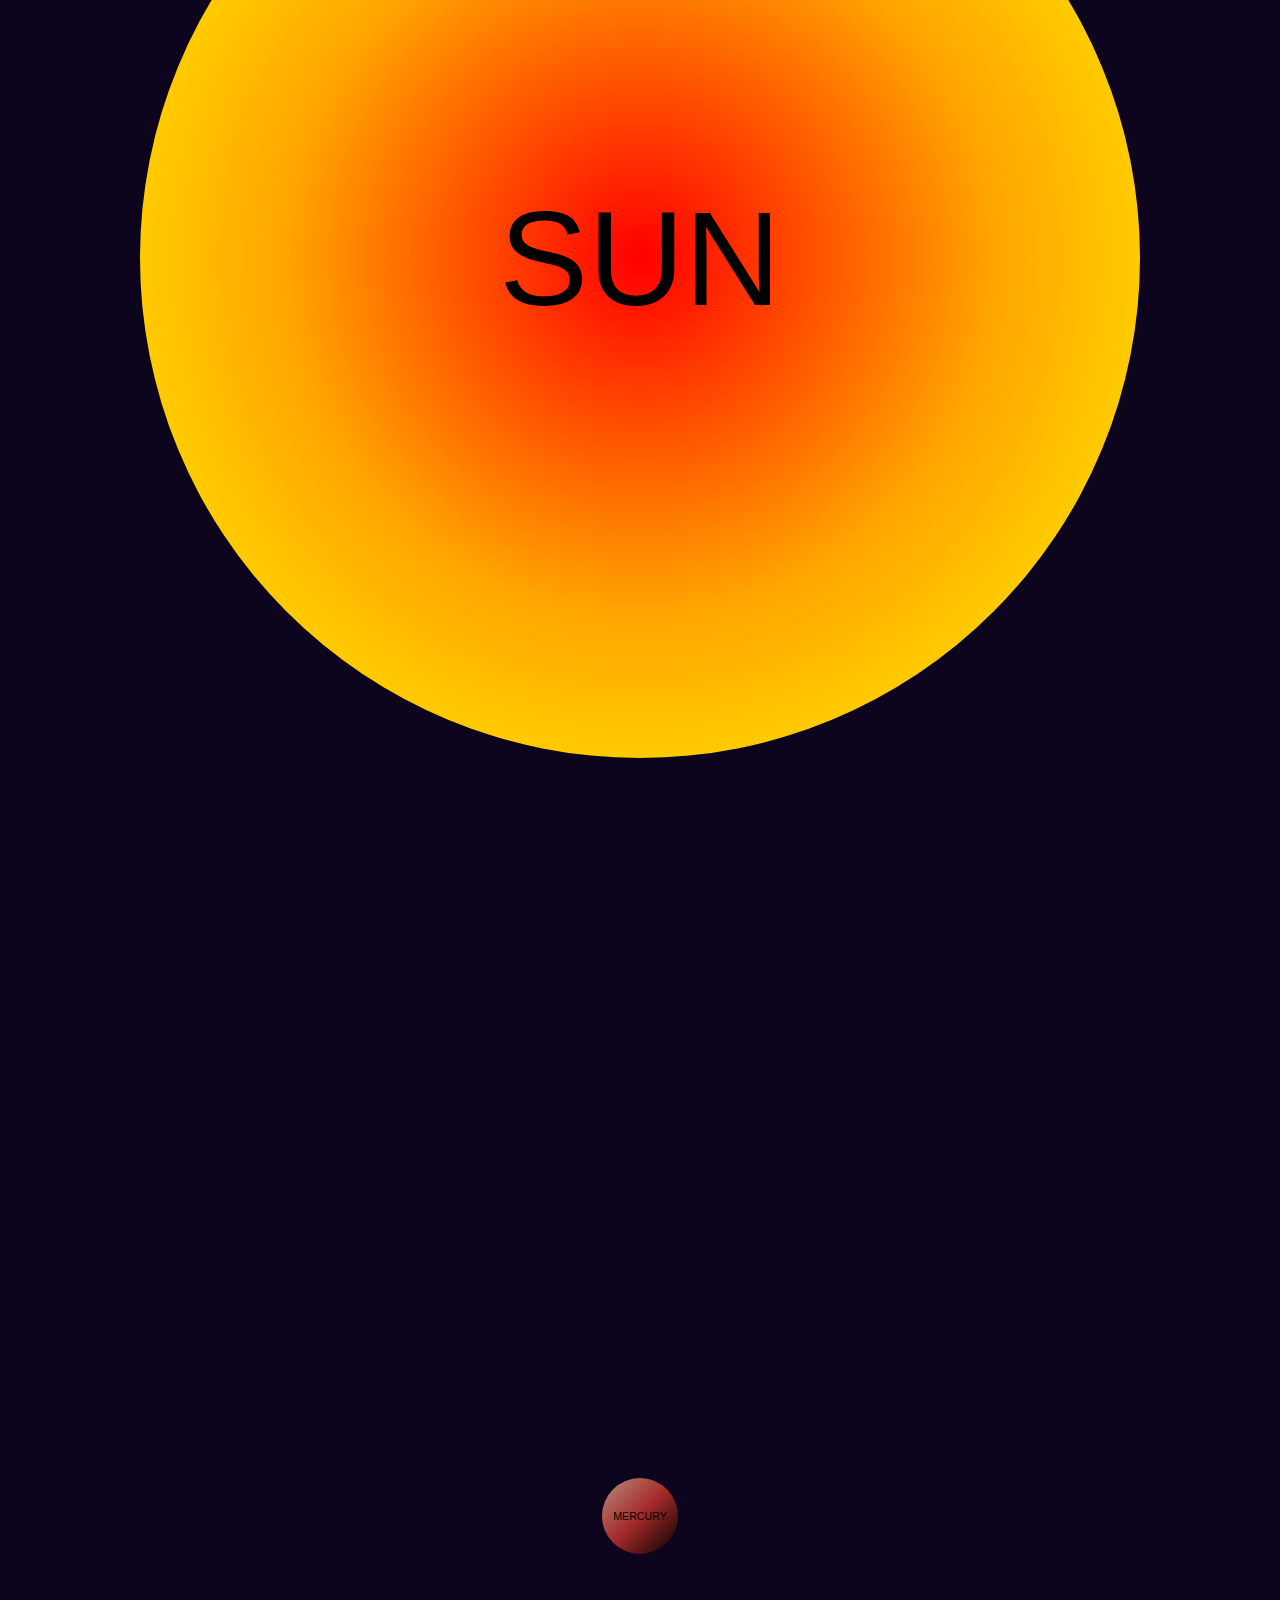
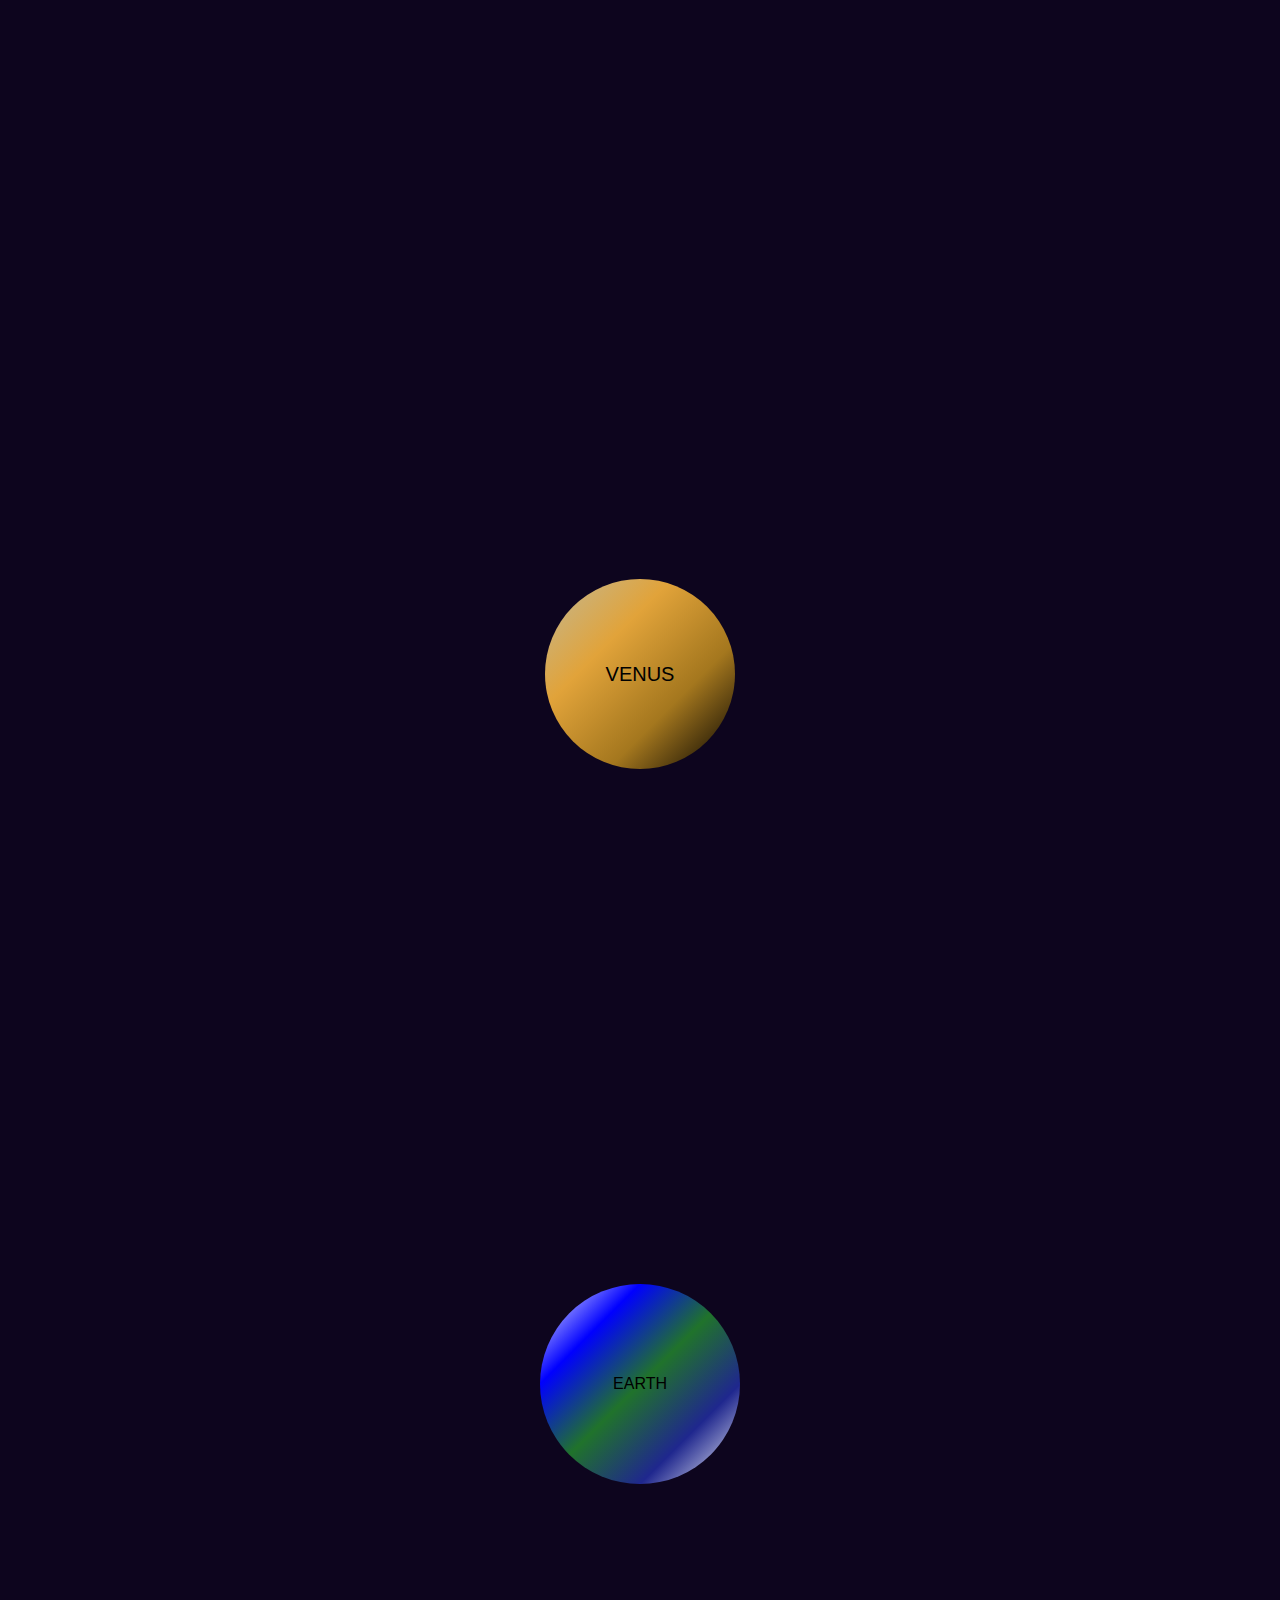
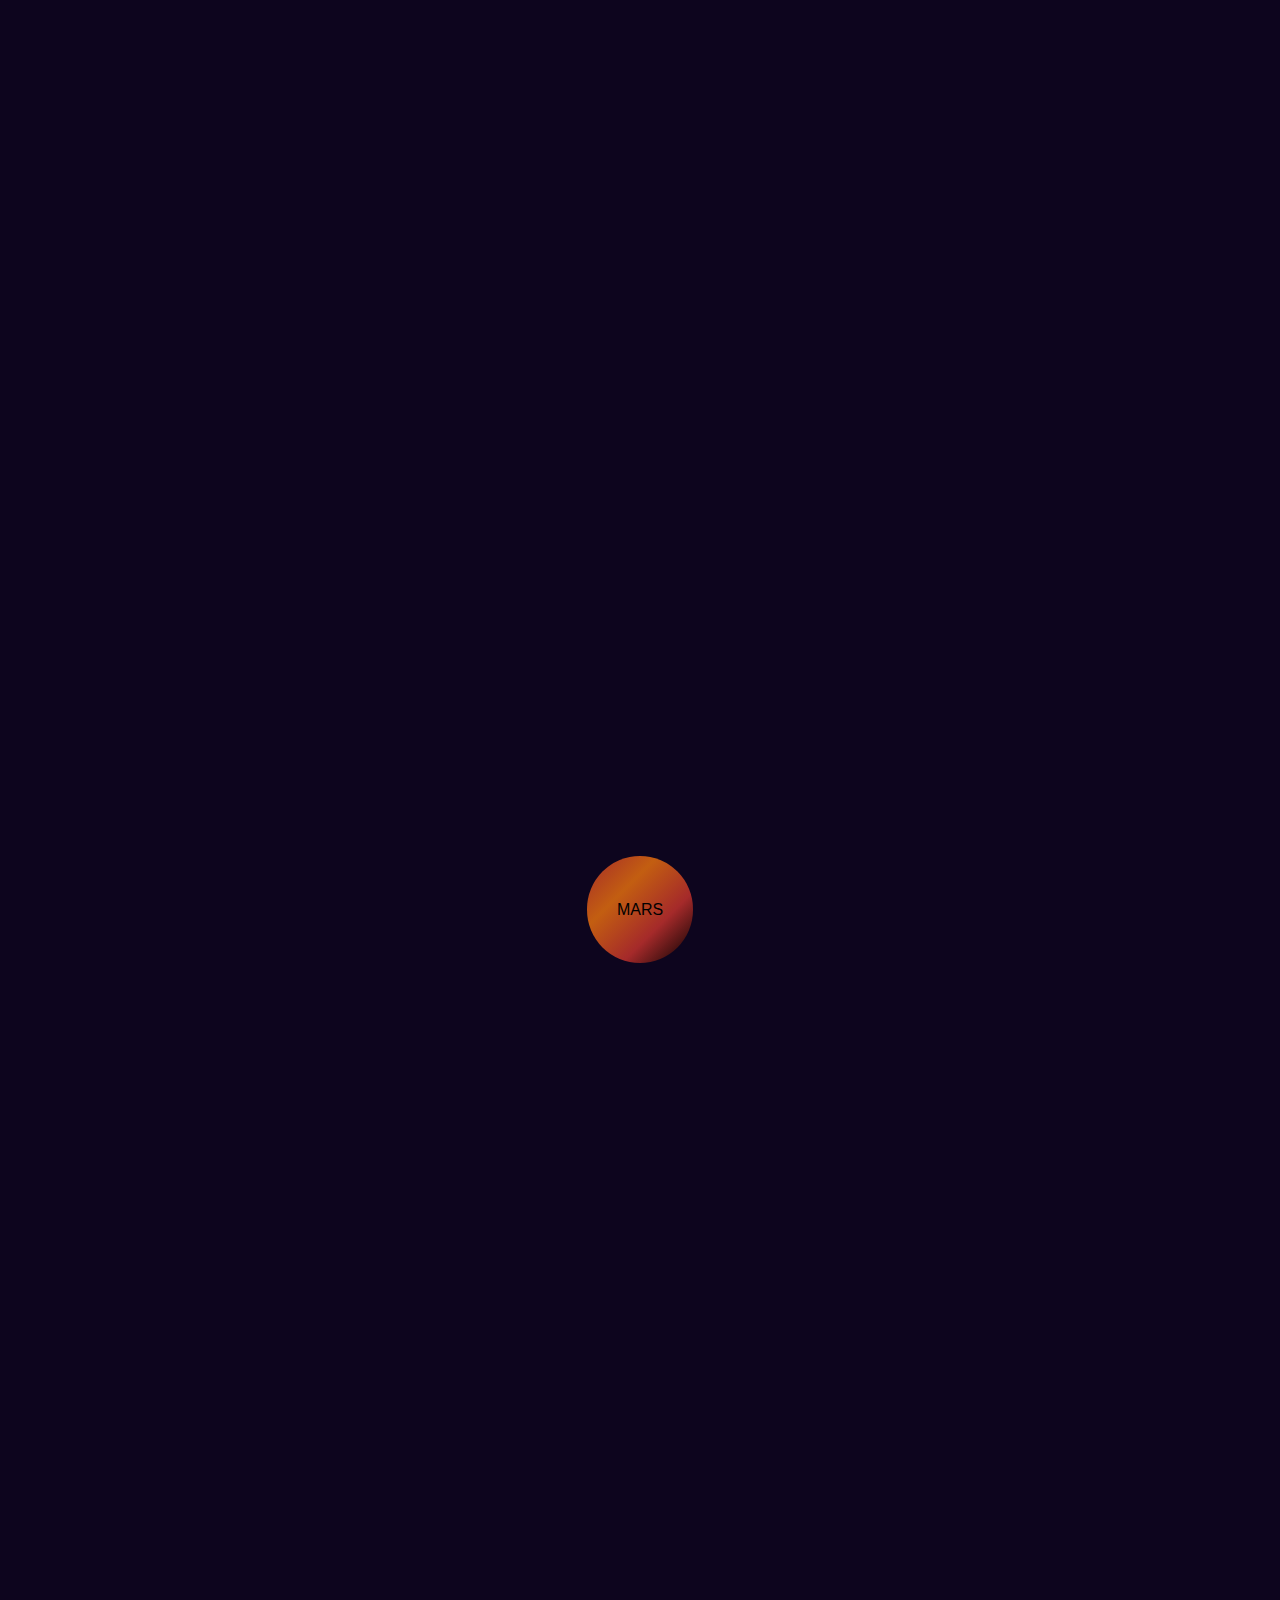
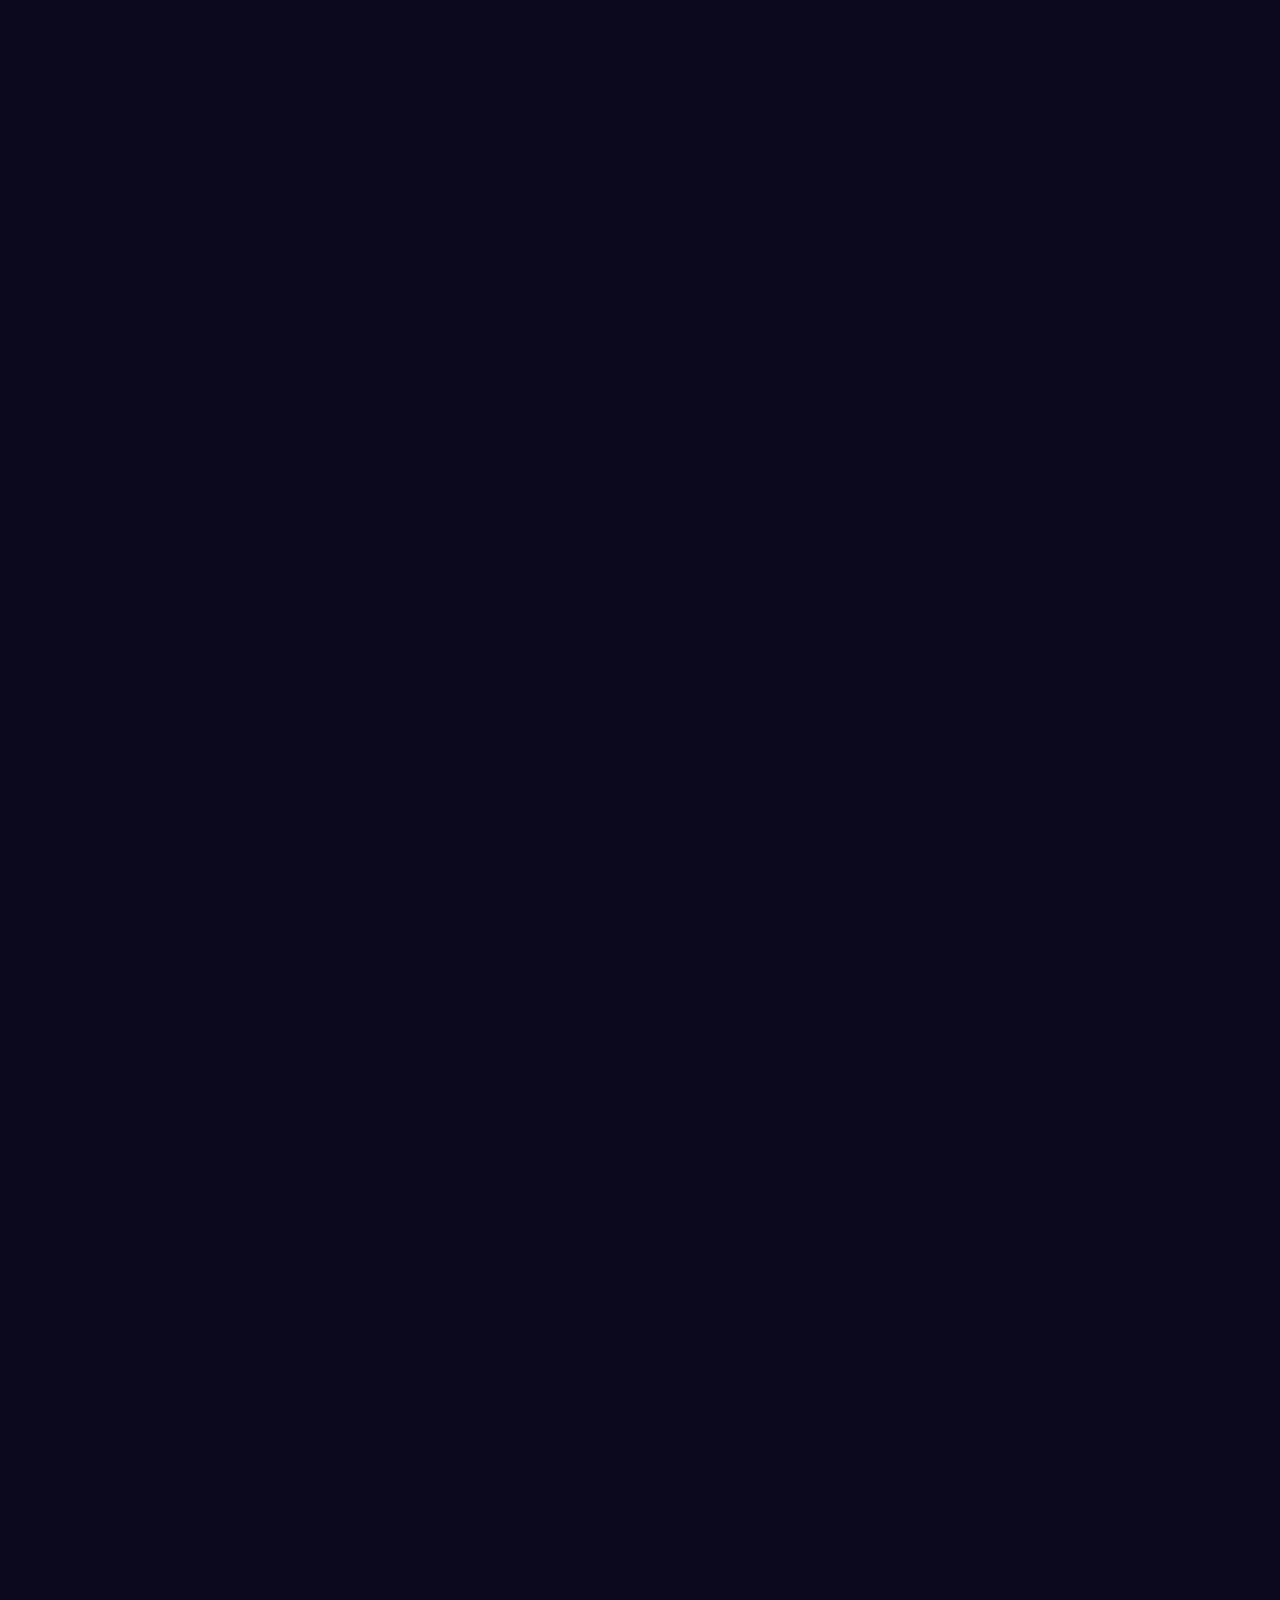
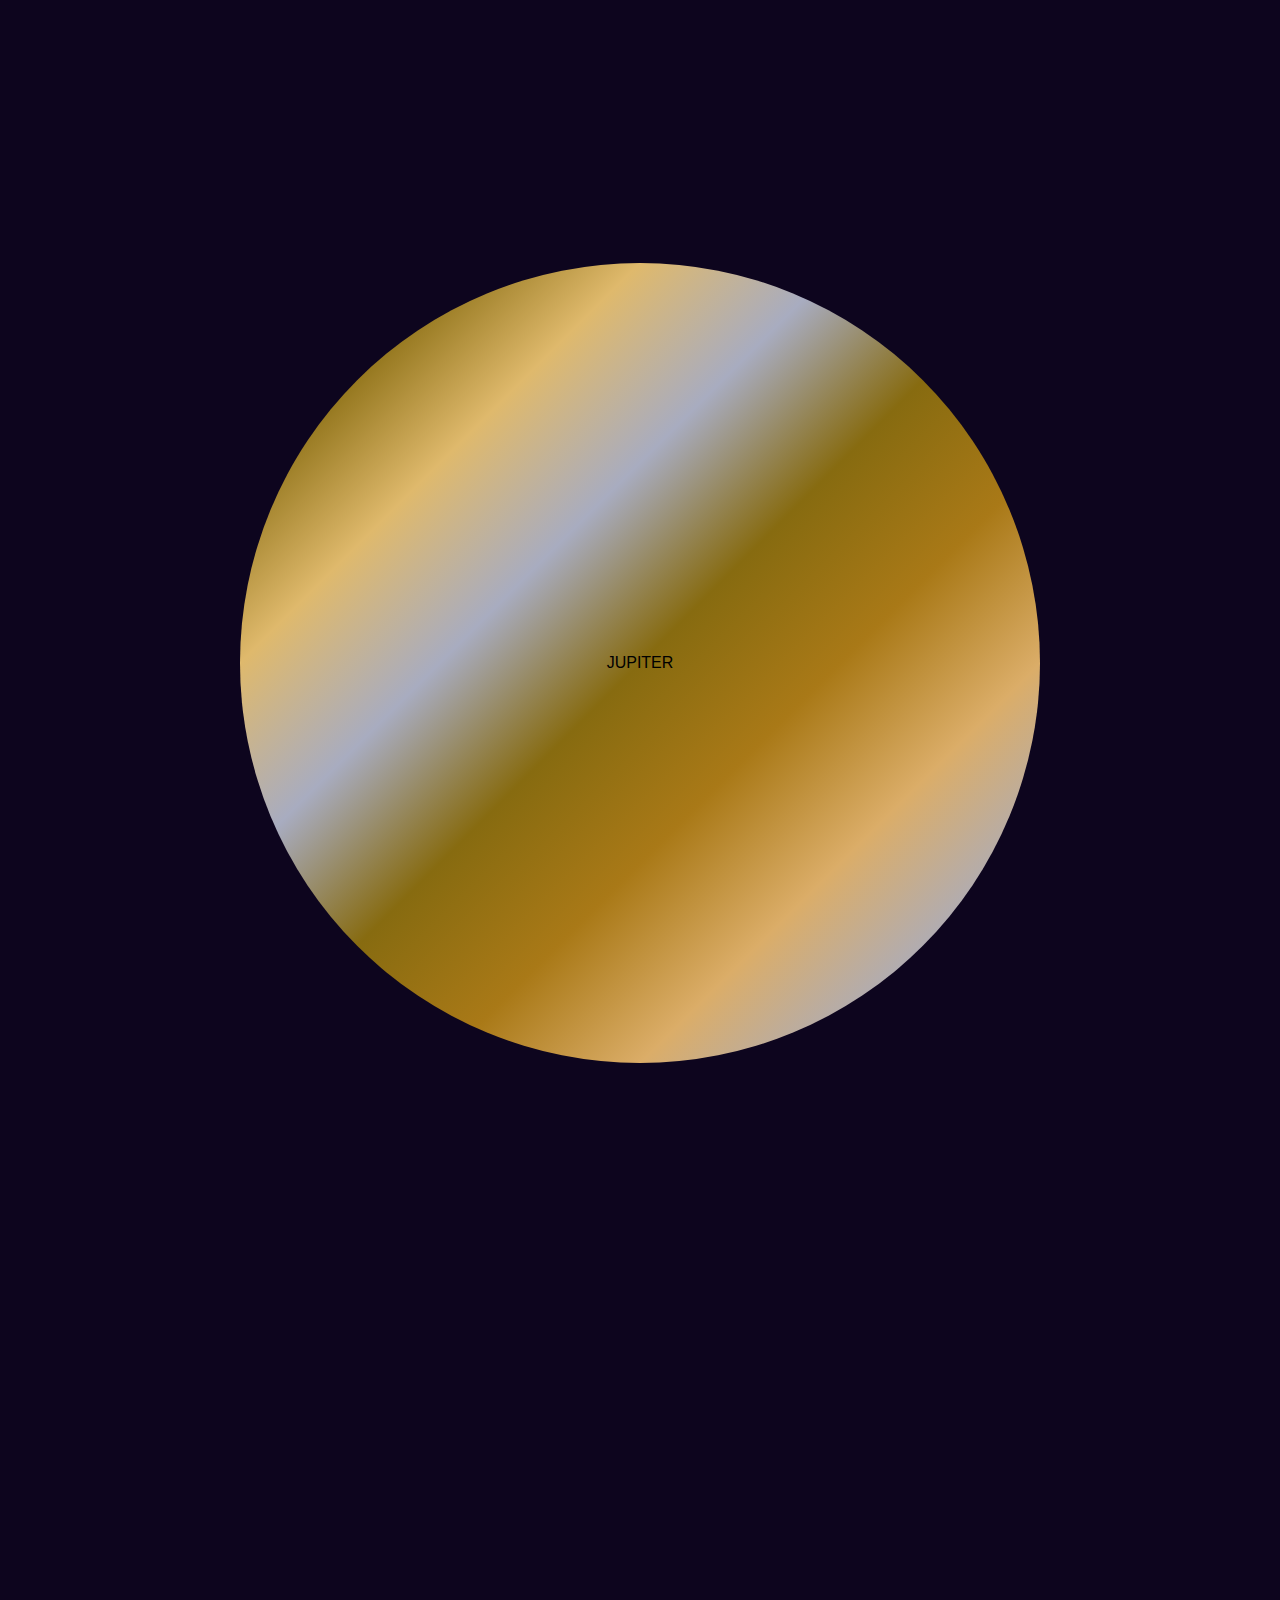
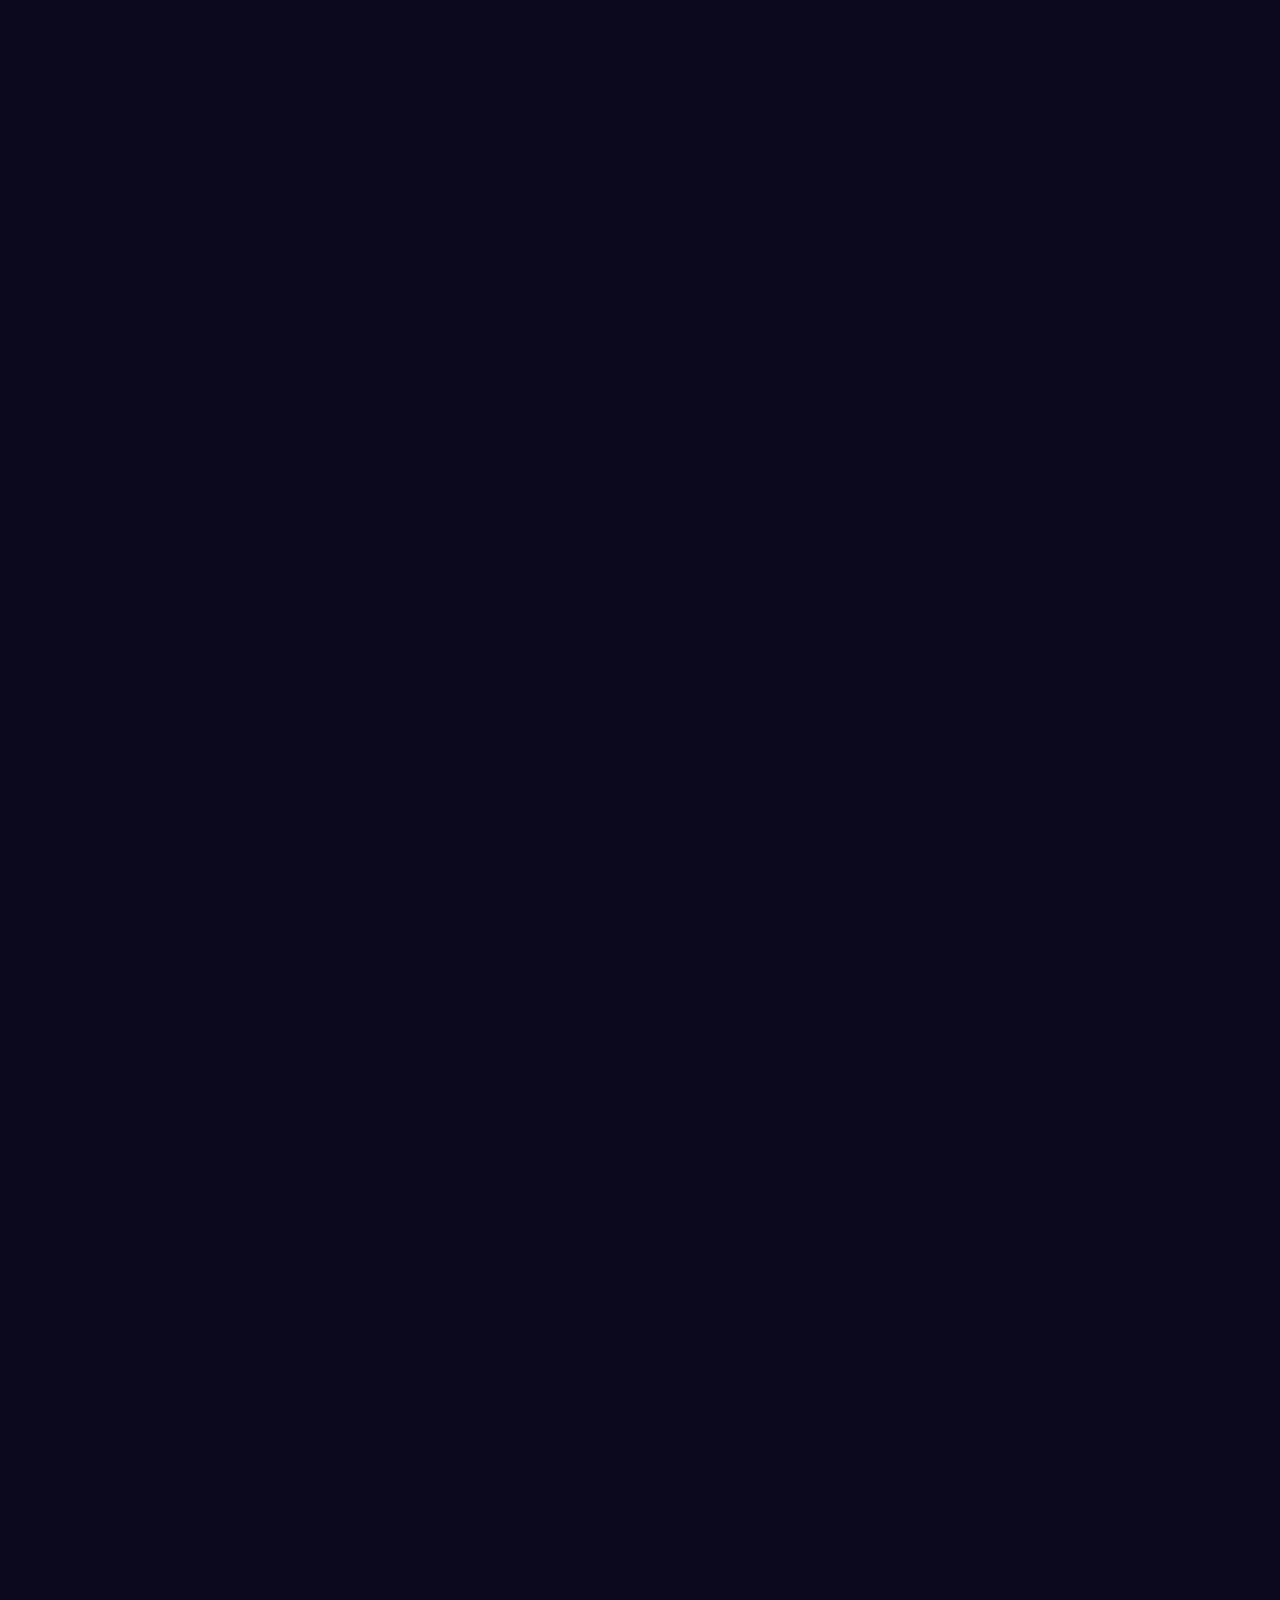
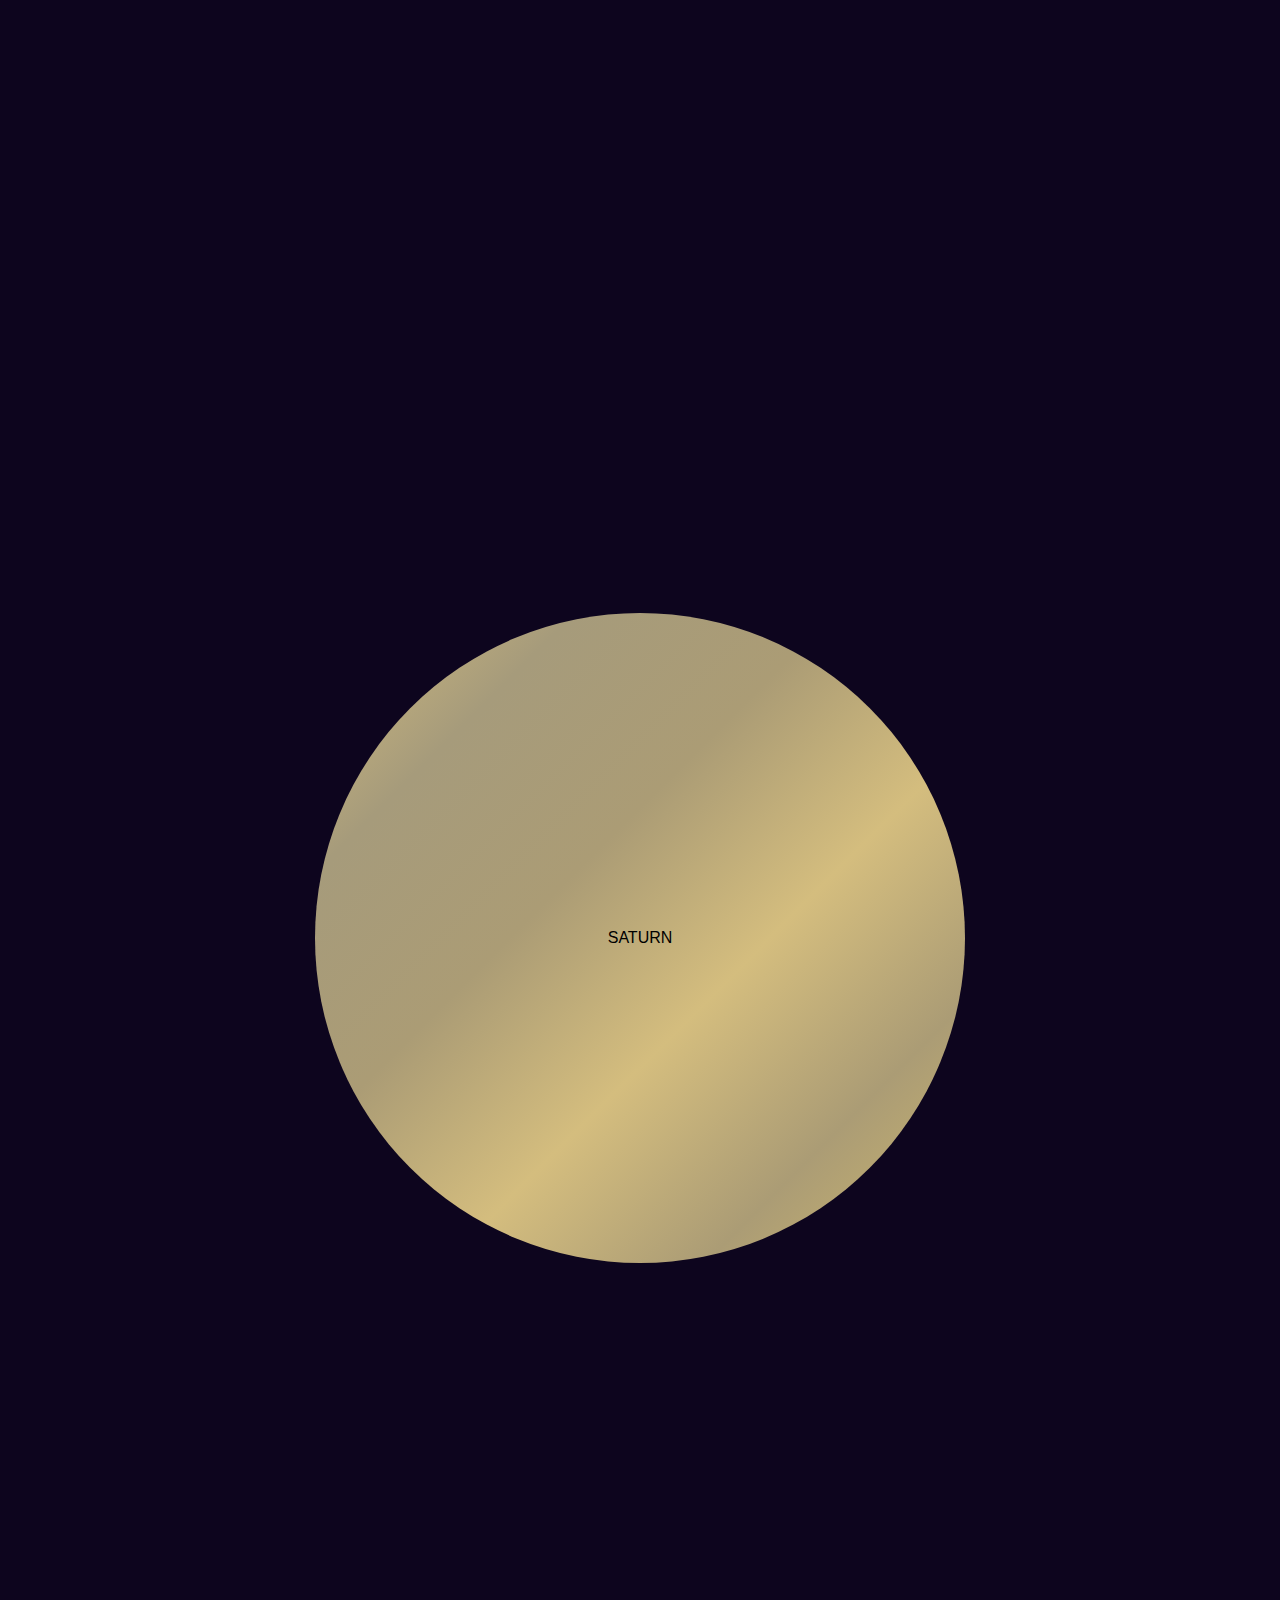
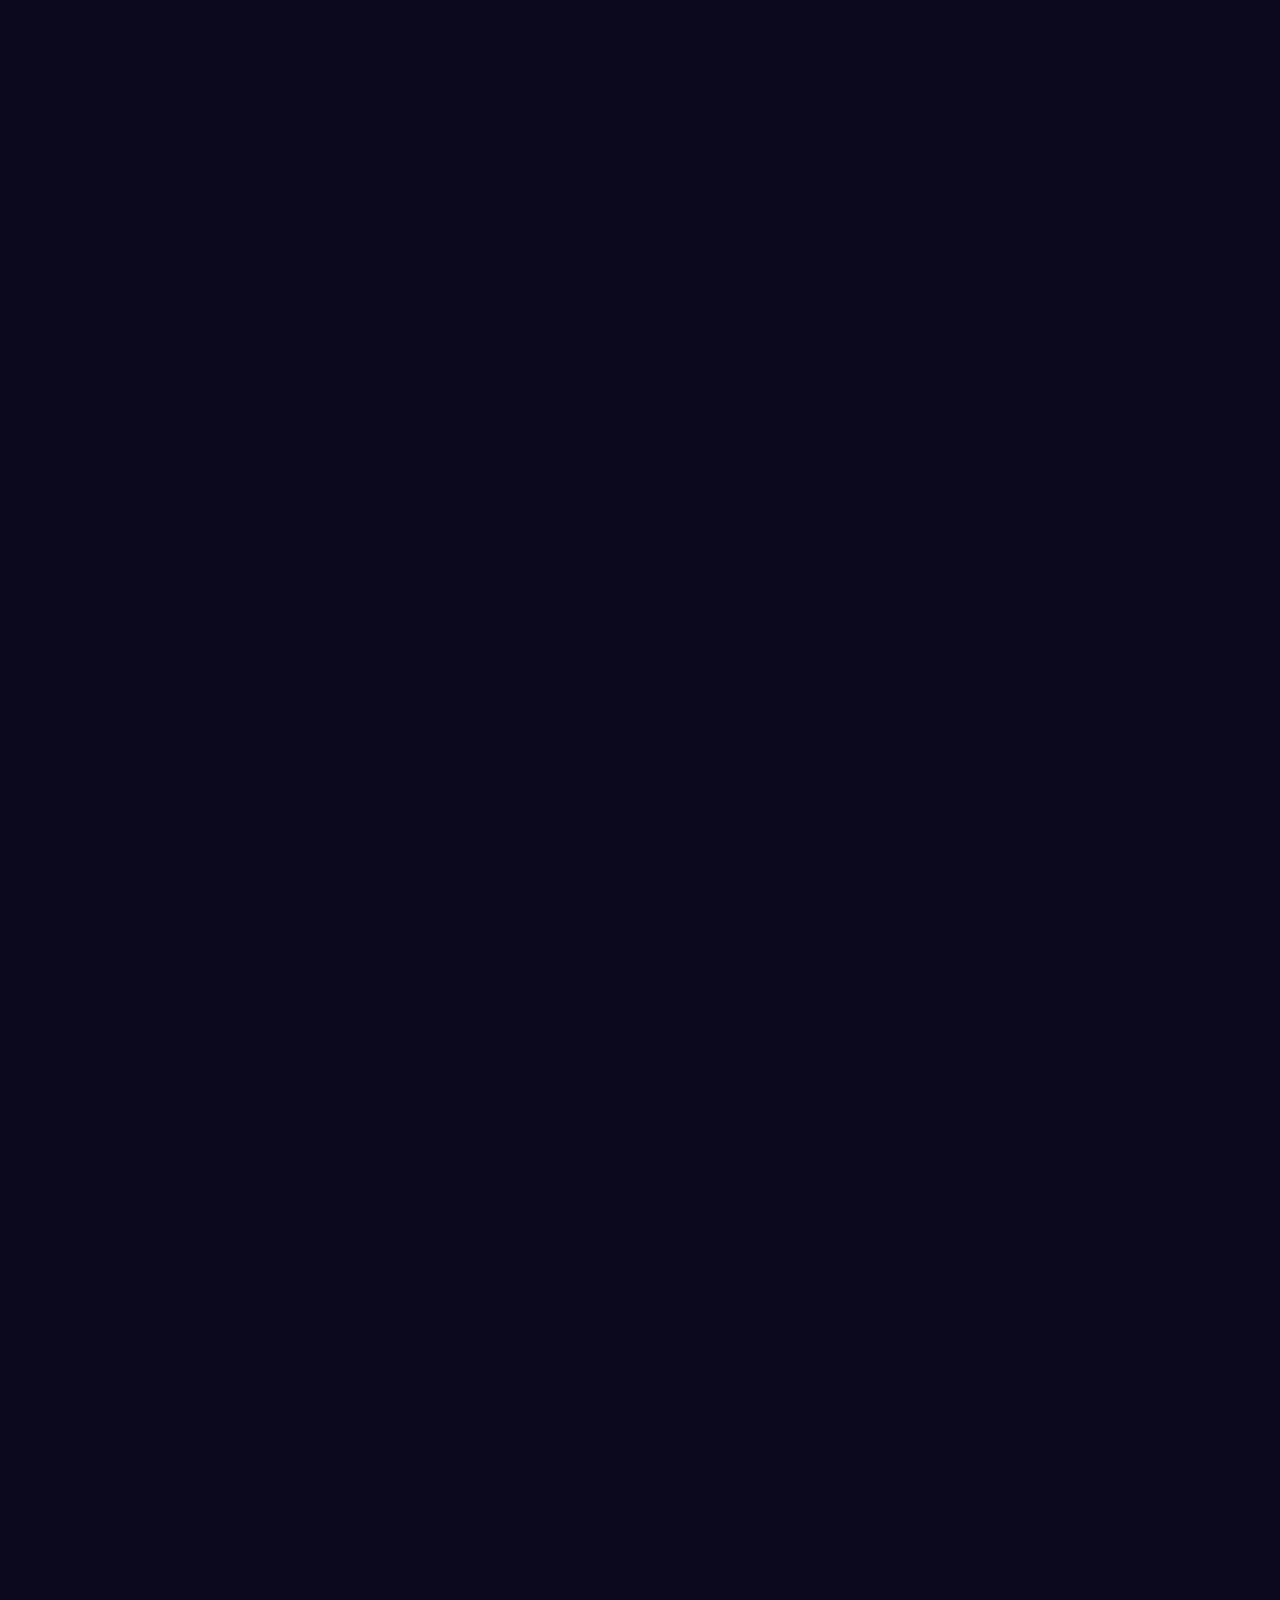
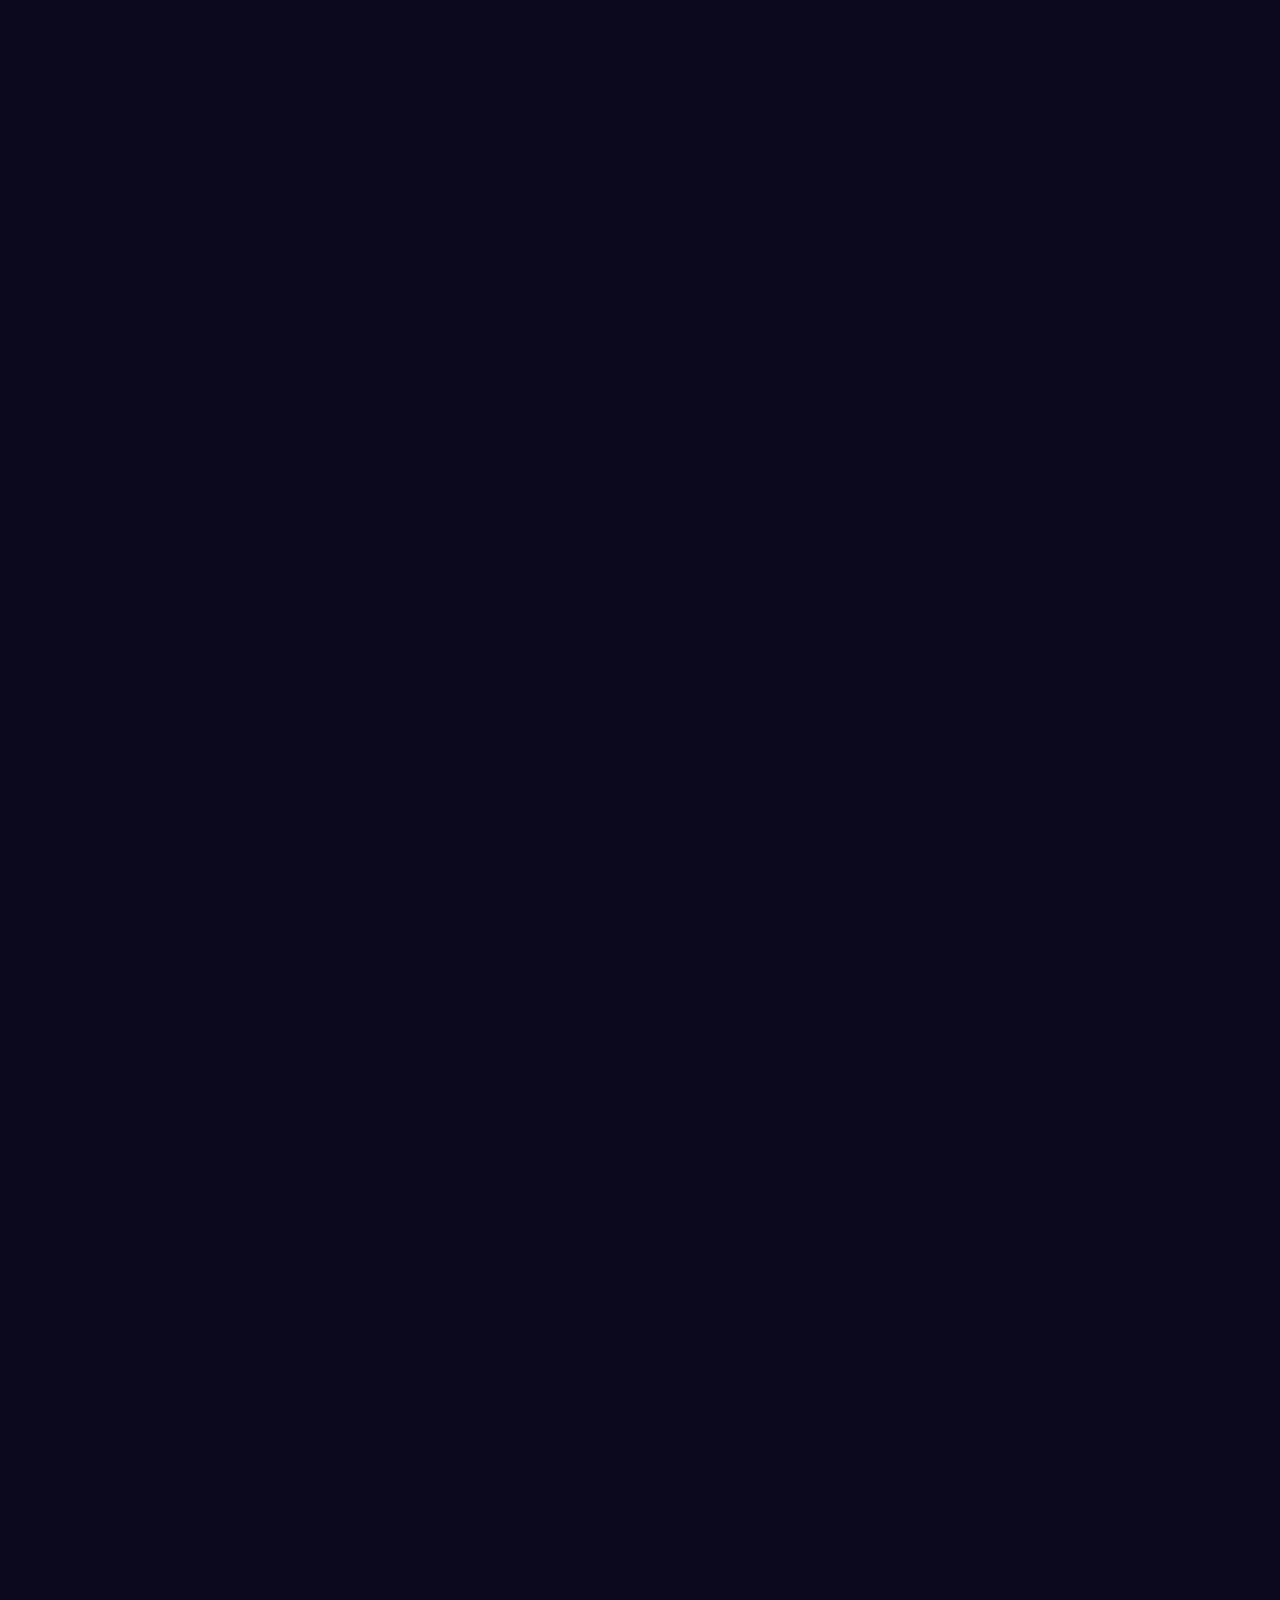
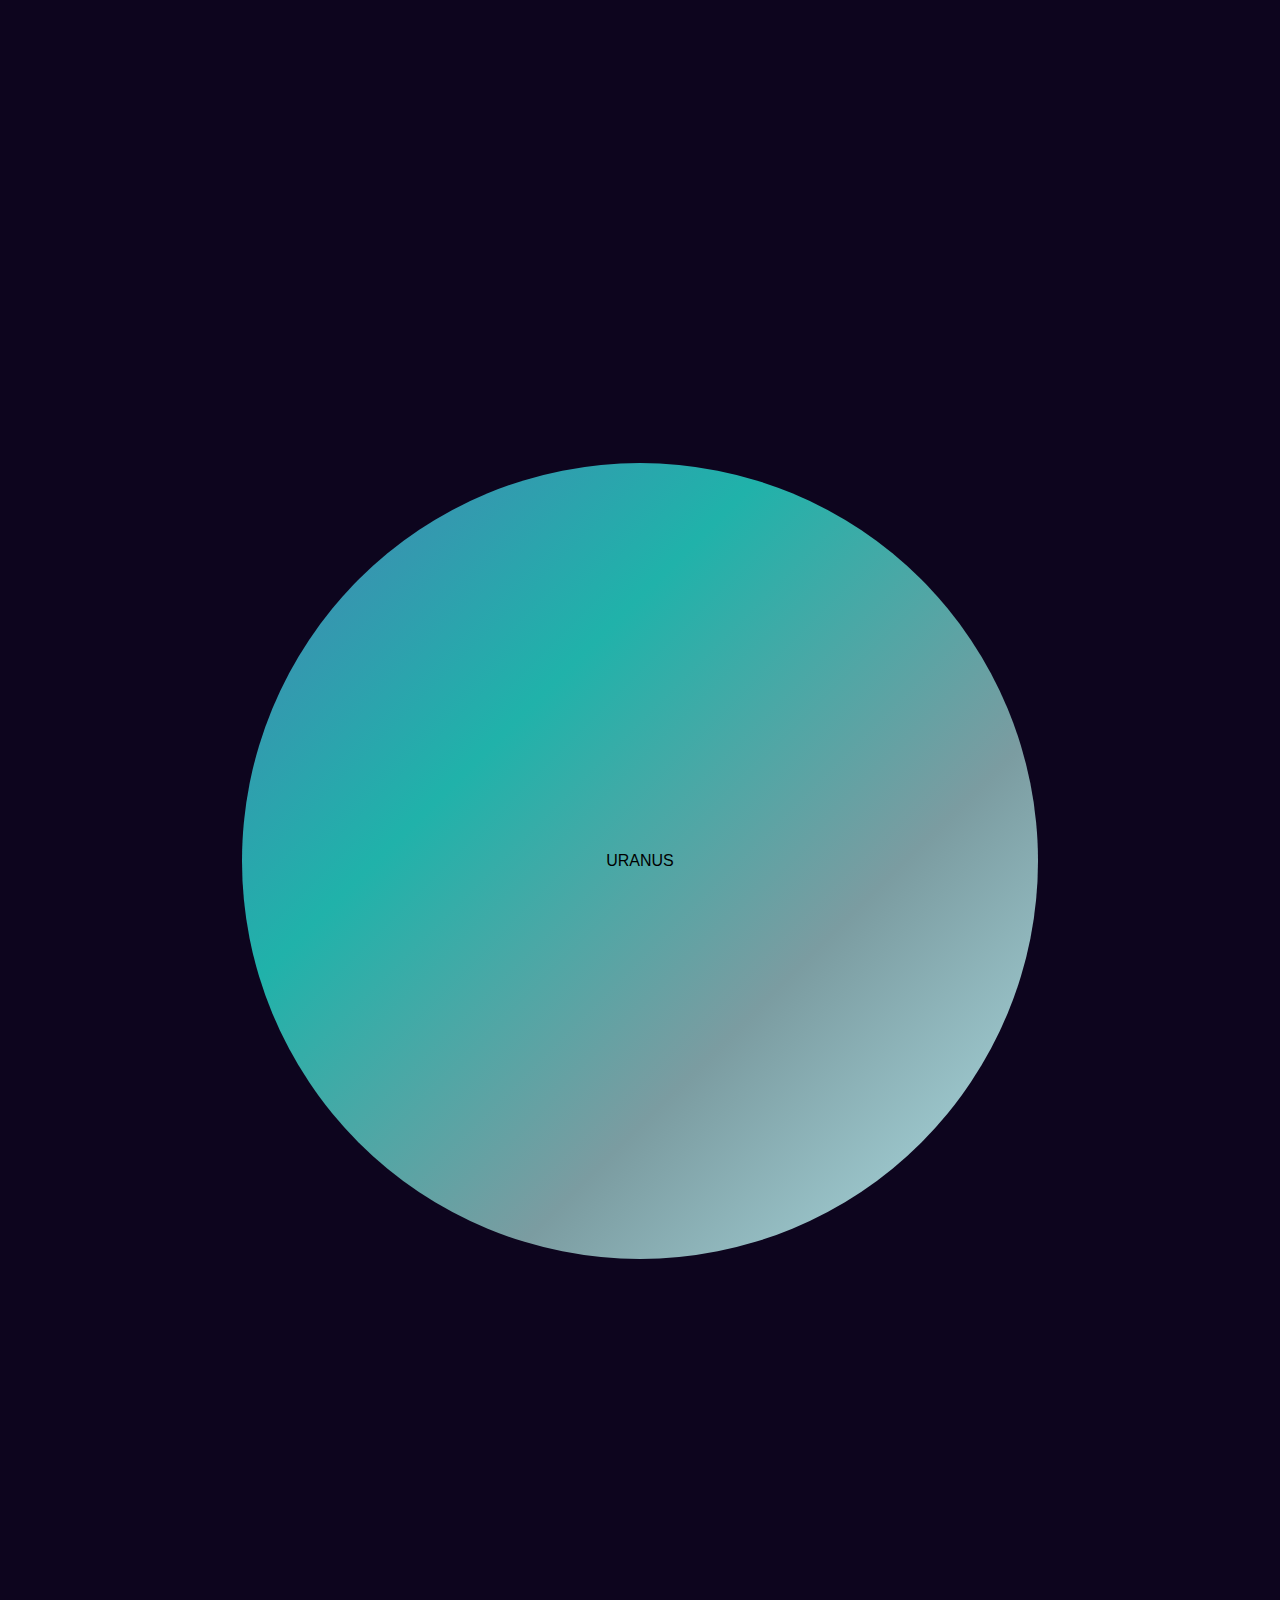
<file: index.html>
<!doctype html>
<html>
<head>
	<title id="title">Solar System</title>
	<link rel="stylesheet" type="text/css" href="./stylesheet.css">
</head>

<body>
	<div class="container">
		<div class="solarsystem">
			<div class="planet" id="sun" onclick="location.href='sun.html'">
				SUN
			</div>
			<div class ="planet" id="mercury" onclick="location.href='mercury.html'">
				MERCURY
			</div>
			<div class ="planet" id="venus" onclick="location.href='venus.html'">
				VENUS
			</div>
			<div class ="planet" id="earth" onclick="location.href='earth.html'">
				EARTH
			</div>
			<div class="planet" id="mars" onclick="location.href='mars.html'">
				MARS
			</div>
			<div class="planet" id="jupiter" onclick="location.href='jupiter.html'">
				JUPITER
			</div>
			<div class="planet" id="saturn" onclick="location.href='saturn.html'">
				SATURN
			</div>
			<div class="planet" id="uranus" onclick="location.href='uranus.html'">
				URANUS
			</div>
			<div class="planet" id="neptune" onclick="location.href='neptune.html'">
				NEPTUNE
			</div>
			<div class="planet" id="pluto" onclick="location.href='pluto.html'">
				PLUTO
			</div>
		</div>
	</div>
</body>



</html>
</file>
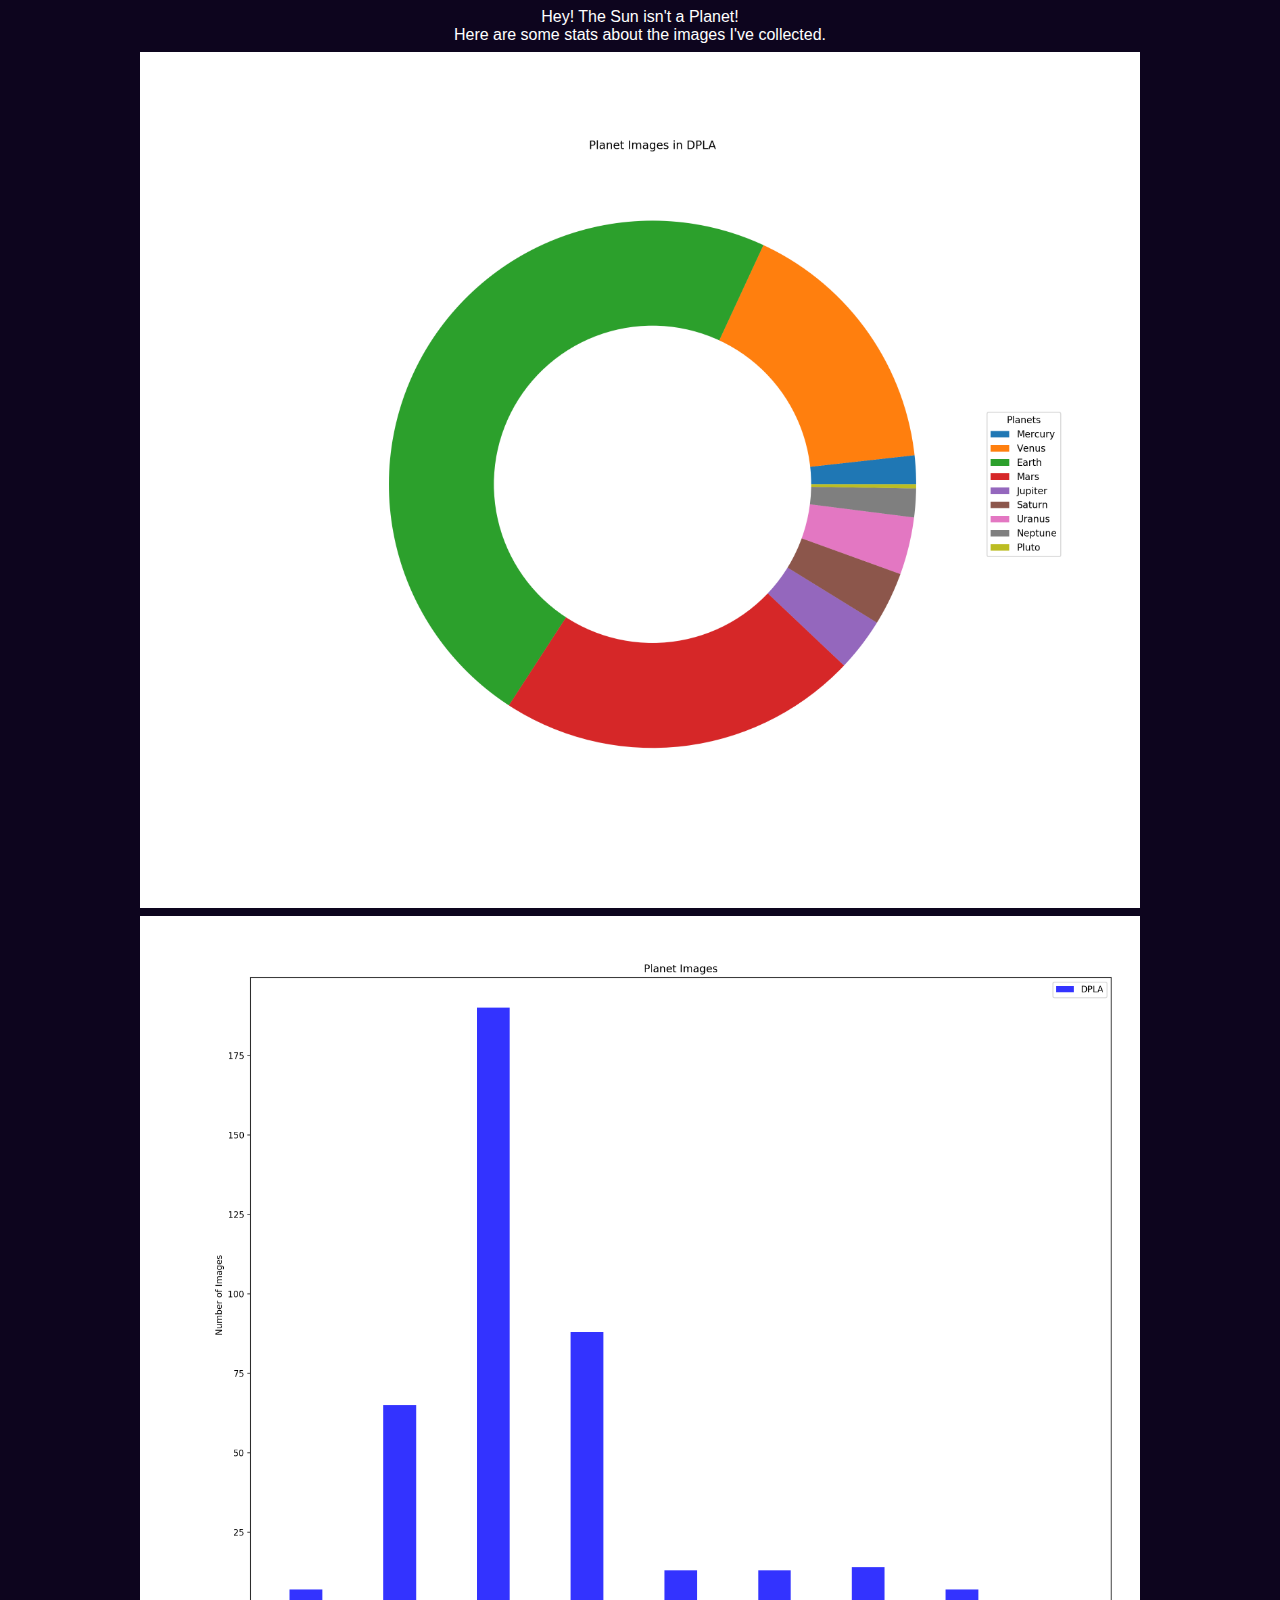
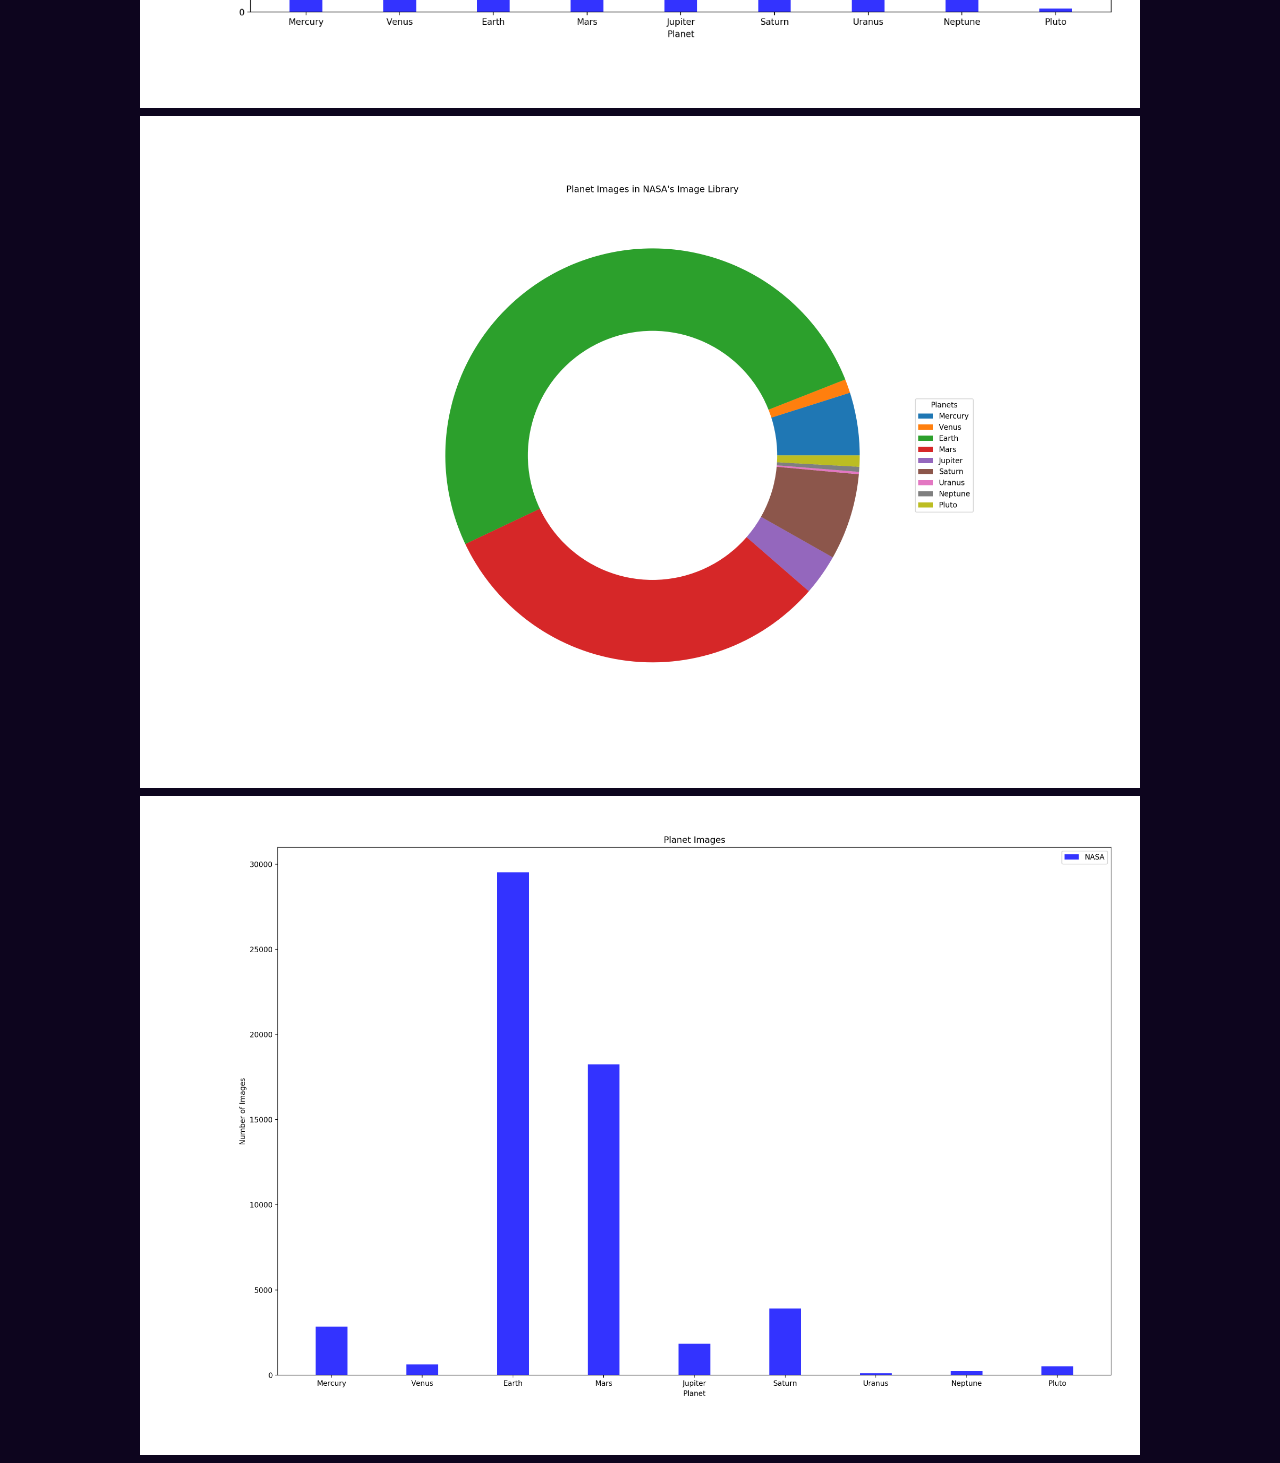
<file: sun.html>
<!doctype html>
<html>
<head>
	<title id="title">The Sun</title>
	<link rel="stylesheet" type="text/css" href="./stylesheet.css">
</head>

<body id="planetbody">
	<p id="intro">
		Hey! The Sun isn't a Planet! <br>
		Here are some stats about the images I've collected.
	</p>

	<div class = "column">
		<div class="graph_image">
			<img src="./images/dpla_pie.png" alt="DPLA pie chart"></a>
		</div>
		<div class="graph_image">
			<img src="./images/dpla_bar.png" alt="DPLA bar graph"></a>
        </div>
		<div class="graph_image">
			<img src="./images/nasa_pie.png" alt="NASA pie chart"></a>
        </div>
		<div class="graph_image">
			<img src="./images/nasa_bar.png" alt="NASA bar graph"></a>
        </div>
    </div>
</body>

</html>
</file>
<file: stylesheet.css>
/*stylesheet.css*/


/*index - homepage styling styling*/

body{
	background-color: #0D051E;

}


.planet{
 	justify-content: center;
 	margin: 0 auto;
 	align-items: center;
 	text-align:center;
	vertical-align:middle;
  	display: flex;

  	font-family: "Lucida Sanss Unicode", Lucida Grande, sans-serif;

}

#sun{
	margin-top:-250px;
	height:1000px;
	width: 1000px;
	background: radial-gradient(red, orange, yellow);
	border-radius: 50%;
	font-size:100pt;

}
#subscript{
	margin-top: 10px;
}

/* 1516 mi radius */
/* 35.98 million miles from the sun */
#mercury{
	margin-top:719.6px;
	height:76.5px;
	width: 76.5px;
	background: linear-gradient(-45deg, black, brown, #B78E7C);
	border-radius: 50%;
	font-size: 8pt;
}

/* 3760 mi radius */
/* 67.24 million miles from sun */
#venus{
    margin-top:625.2px;
    height:190px;
    width:190px;
    border-radius:50%;
    background: linear-gradient(-45deg, black, #A4771E,  #E1A33A, #C1B895);
    font-size:15pt;
}

/* 3959 mi */
/* 92.96 million miles from sun */
#earth{
    margin-top:514.4px;
    height: 200px;
    width: 200px;
    border-radius:50%;
    background: linear-gradient(-45deg, white, #1F278E, #20732B, blue, white);
}

/* 2106 mi */
/* 141.6 million miles from the sun */
#mars{
    margin-top: 972.8px;
    height:106.4px;
    width: 106.4px;
    border-radius: 50%;
    background:linear-gradient(-45deg, black, brown, #C35E11, brown);
}

#belt{
	margin-top: 972.8px;
    height:106.4px;
    width: 106.4px;
    border-radius: 50%;
    background:linear-gradient(-45deg, black, brown, #C35E11, brown);
}

/* 43441 mi */
/* 483.8 million miles from the sun */
#jupiter{
    margin-top:2500px;
    height: 800.5px;
    width: 800.5px;
    border-radius: 50%;
    background: linear-gradient(-45deg, #A48A36, #A8ACC0, #DBAD68, #A97917, #876B10, #A8ACC0, #DFB96C, #876B10, #DBAD68);
}

/* 36184 mi */
/* 890.8 million miles from the sun */
#saturn{
    margin-top: 2750px;
    height: 650px;
    width: 650px;
    border-radius: 50%;
    background: linear-gradient(-45deg, #D0B96D, #AB9C75, #D4BD7E, #AB9C75, #A69B7B, #D4BD7E);

}

/* 15759 mi */
/* 1784 million miles from the sun */
#uranus{
    margin-top: 4000px;
    height: 796.1px;
    width: 796.1px;
    border-radius: 50%;
    background: linear-gradient(-45deg, #B0E0E6, #7B9CA1, #20B2AA, #4682B4);

}

/* 15299 mi */
/* 2793 million miles from the sun */
#neptune{
    margin-top: 4000px;
    height: 770px;
    width: 770px;
    border-radius: 50%;
    background:linear-gradient(-45deg, #191970, #4682B4, #014E89);
}

/* 738.4 mi */
/* 3670 million miles from the sun */
#pluto{
    margin-top: 2000px;
	bottom: 100px;
    height: 60px;
    width:60px;
    border-radius: 50%;
    background: linear-gradient(-45deg, #A0522D, #DEB887, #CD853F);
}

/* planet page styling */

.image_row {
	padding: 0 4px;
	margin-top:20px;
	display: inline-block;
}

.image_row img {
	margin-top: 8px;
	vertical-align: middle;
	width: 300px;
	display: inline-block;

}

#planetbody {
	background-color: #0D051E;
}

#intro {
	font-family: "Lucida Sanss Unicode", Lucida Grande, sans-serif;
 	color:white;
	justify-content: center;
	margin: 0 auto;
	align-items: center;
	text-align:center;
	vertical-align:middle;
	display: flex;

}

.graph_image {
	justify-content: center;
	margin: 0 auto;
	align-items: center;
	text-align:center;
	vertical-align:middle;
	display: flex;
}

.graph_image img {
	margin-top: 8px;
	width: 1000px;
	display: inline-block;
}
</file>
